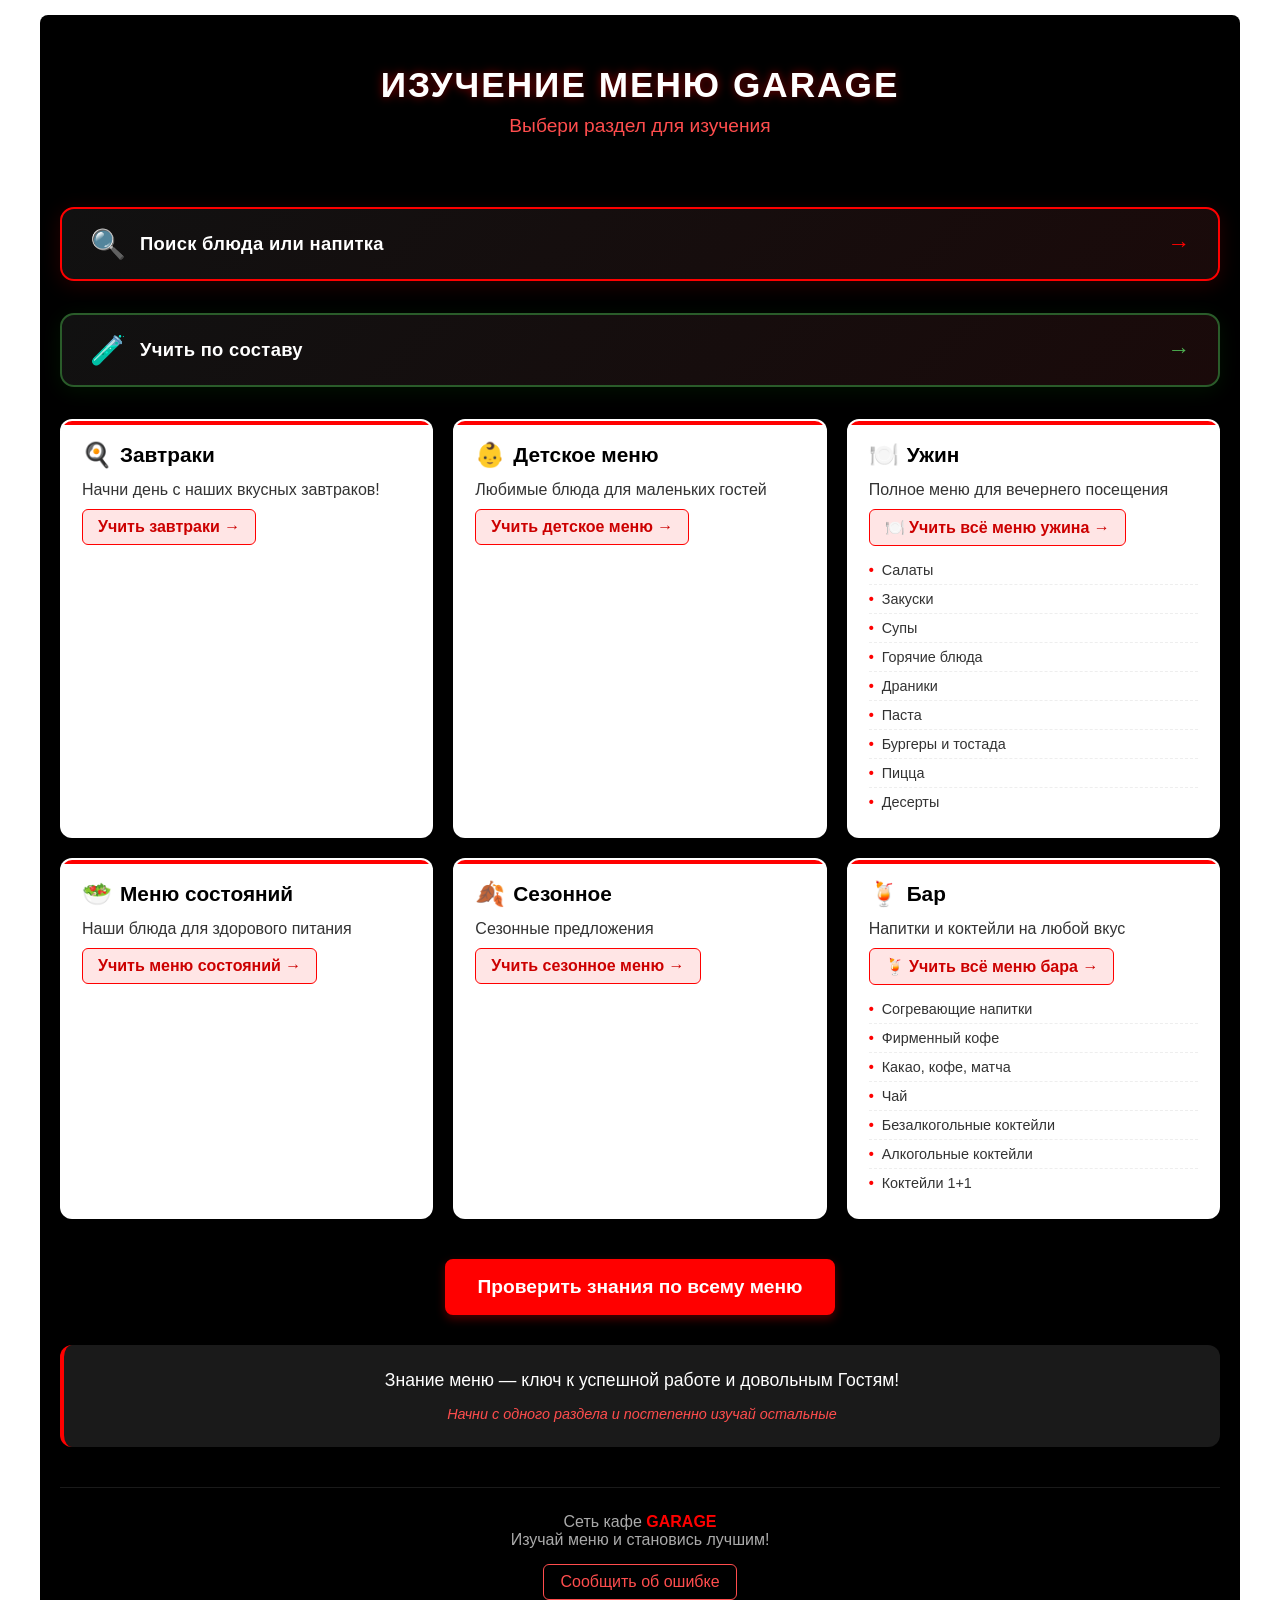
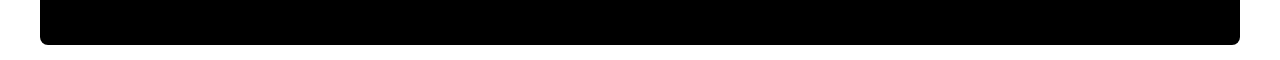
<file: index.html>
<!DOCTYPE html>
<html lang="ru">
<head>
    <meta charset="UTF-8">
    <meta name="viewport" content="width=device-width, initial-scale=1.0">
    <title>Изучение меню | GARAGE</title>
     <link rel="icon" type="image/svg+xml" href="data:image/svg+xml,%3Csvg xmlns='http://www.w3.org/2000/svg' viewBox='0 0 100 100'%3E%3Crect width='100' height='100' fill='%23D32F2F' rx='20'/%3E%3Ctext x='50' y='72' font-size='64' font-family='Arial, sans-serif' font-weight='bold' fill='white' text-anchor='middle'%3EG%3C/text%3E%3C/svg%3E">

    <style>
        * {
            margin: 0;
            padding: 0;
            box-sizing: border-box;
            font-family: 'Arial', sans-serif;
        }

        body {
            background: #ffffff !important;
            padding: 15px;
        }

        .container {
            max-width: 1200px;
            margin: 0 auto;
            background: #000000;
            padding: 20px;
            border-radius: 8px;
        }

        header {
            text-align: center;
            padding: 30px 0 20px;
            margin-bottom: 20px;
        }

        h2 {
            font-size: 2.2rem;
            letter-spacing: 2px;
            margin-bottom: 10px;
            text-transform: uppercase;
            color: #fff;
            text-shadow: 0 0 10px rgba(255, 0, 0, 0.5);
        }

        .subtitle {
            font-size: 1.2rem;
            color: #ff4d4d;
            margin-bottom: 30px;
        }

        /* ===== SEARCH BANNER ===== */
        .search-banner {
            display: flex;
            align-items: center;
            justify-content: center;
            gap: 14px;
            background: linear-gradient(135deg, #111 0%, #1a0a0a 100%);
            border: 2px solid #ff0000;
            border-radius: 14px;
            padding: 18px 28px;
            margin-bottom: 32px;
            text-decoration: none;
            cursor: pointer;
            transition: all 0.25s ease;
            box-shadow: 0 4px 20px rgba(255, 0, 0, 0.15);
            position: relative;
            overflow: hidden;
        }

        .search-banner::before {
            content: '';
            position: absolute;
            inset: 0;
            background: rgba(255, 0, 0, 0.06);
            opacity: 0;
            transition: opacity 0.25s;
        }

        .search-banner:hover {
            transform: translateY(-2px);
            box-shadow: 0 8px 28px rgba(255, 0, 0, 0.3);
            border-color: #ff3333;
        }

        .search-banner:hover::before { opacity: 1; }

        .search-banner-icon {
            font-size: 1.8rem;
            flex-shrink: 0;
        }

        .search-banner-text {
            flex: 1;
        }

        .search-banner-title {
            color: #fff;
            font-size: 1.15rem;
            font-weight: bold;
            letter-spacing: 0.3px;
        }

        .search-banner-sub {
            color: #888;
            font-size: 0.82rem;
            margin-top: 3px;
        }

        .search-banner-arrow {
            color: #ff0000;
            font-size: 1.4rem;
            flex-shrink: 0;
            transition: transform 0.2s;
        }

        .search-banner:hover .search-banner-arrow {
            transform: translateX(4px);
        }

        @media (max-width: 600px) {
            .search-banner {
                padding: 11px 14px;
                gap: 10px;
                margin-bottom: 14px;
                border-radius: 12px;
            }
            .search-banner-icon { font-size: 1.3rem; }
            .search-banner-title { font-size: 0.92rem; }
            .search-banner-sub { font-size: 0.72rem; margin-top: 1px; }
            .search-banner-arrow { font-size: 1rem; }
        }

        /* ===== CATEGORIES GRID (как в index(12).html) ===== */
        .categories-grid {
            display: grid;
            grid-template-columns: repeat(auto-fill, minmax(280px, 1fr));
            gap: 20px;
            margin-bottom: 40px;
        }

        .category-card {
            background: white;
            border-radius: 12px;
            padding: 20px;
            box-shadow: 0 8px 15px rgba(0, 0, 0, 0.3);
            transition: all 0.3s ease;
            color: #333;
            border: 2px solid transparent;
            position: relative;
            overflow: hidden;
            cursor: pointer;
        }

        .category-card::before {
            content: '';
            position: absolute;
            top: 0;
            left: 0;
            width: 100%;
            height: 4px;
            background: #ff0000;
        }

        .category-card:hover {
            transform: translateY(-5px);
            box-shadow: 0 12px 20px rgba(255, 0, 0, 0.2);
            border-color: #ff0000;
        }

        .category-title {
            font-size: 1.3rem;
            margin-bottom: 12px;
            color: #000;
            display: flex;
            align-items: center;
        }

        .category-title .icon {
            margin-right: 8px;
            font-size: 1.5rem;
        }

        .subcategory-list {
            list-style-type: none;
            margin-top: 10px;
        }

        .subcategory-item {
            padding: 6px 0;
            border-bottom: 1px dashed #eee;
            display: flex;
            align-items: center;
            font-size: 0.9rem;
        }

        .subcategory-item:last-child { border-bottom: none; }

        .subcategory-item::before {
            content: "•";
            color: #ff0000;
            font-weight: bold;
            margin-right: 8px;
        }

        .subcategory-link {
            color: inherit;
            text-decoration: none;
            display: inline-block;
            width: 100%;
        }

        .subcategory-link:hover {
            color: #cc0000;
            text-decoration: underline;
        }

        .link-active {
            display: inline-block;
            color: #cc0000;
            text-decoration: none;
            font-weight: bold;
            transition: all 0.2s;
            padding: 8px 15px;
            border-radius: 6px;
            background: rgba(255, 0, 0, 0.1);
            margin-top: 10px;
            border: 1px solid #ff0000;
        }

        .link-active:hover {
            background: rgba(255, 0, 0, 0.2);
            text-decoration: none;
            transform: scale(1.05);
        }

        .test-button-container {
            text-align: center;
            margin: 30px 0;
        }

        .test-button {
            display: inline-block;
            background: #ff0000;
            color: white;
            font-size: 1.2rem;
            font-weight: bold;
            padding: 15px 30px;
            border-radius: 8px;
            text-decoration: none;
            transition: all 0.3s ease;
            box-shadow: 0 4px 10px rgba(255, 0, 0, 0.3);
            border: 2px solid #ff0000;
        }

        .test-button:hover {
            background: #cc0000;
            transform: translateY(-3px);
        }

        .motivation-section {
            background: rgba(255, 255, 255, 0.1);
            border-radius: 12px;
            padding: 25px;
            text-align: center;
            margin-top: 30px;
            border-left: 4px solid #ff0000;
        }

        .motivation-text {
            font-size: 1.1rem;
            margin-bottom: 15px;
            color: #fff;
        }

        .tip-text {
            font-size: 0.9rem;
            color: #ff4d4d;
            font-style: italic;
        }

        footer {
            text-align: center;
            padding: 25px 0;
            margin-top: 40px;
            border-top: 1px solid rgba(255, 255, 255, 0.1);
            color: #aaa;
        }

        .logo { color: #ff0000; font-weight: bold; }

        /* Медиа-запрос для мобильных устройств */
        @media (max-width: 768px) {
            .container { padding: 15px; }
            
            /* Уменьшаем заголовок в 2 раза (2.2rem → 1.1rem) */
            h2 {
                font-size: 1.1rem;
                margin-bottom: 5px;
            }
            /* Подзаголовок тоже уменьшаем в 2 раза (1.2rem → 0.6rem) */
            .subtitle {
                font-size: 0.6rem;
                margin-bottom: 12px; /* уменьшаем отступ перед баннерами */
            }
            
            .categories-grid {
                grid-template-columns: 1fr;
            }
            .category-title { font-size: 1.6rem; }
            .subcategory-item { font-size: 1.1rem; }
        }
    </style>
</head>
<body>
<div class="container">
    <header>
        <h2>Изучение меню GARAGE</h2>
        <p class="subtitle">Выбери раздел для изучения</p>
    </header>

    <!-- SEARCH BANNER -->
    <a href="search.html" class="search-banner">
        <span class="search-banner-icon">🔍</span>
        <span class="search-banner-text">
            <span class="search-banner-title">Поиск блюда или напитка</span>
        </span>
        <span class="search-banner-arrow">→</span>
    </a>

    <!-- INGREDIENTS BANNER -->
    <a href="ingredients.html" class="search-banner" style="border-color:#2a5c2a; box-shadow:0 4px 20px rgba(0,180,0,0.1);">
        <span class="search-banner-icon">🧪</span>
        <span class="search-banner-text">
            <span class="search-banner-title">Учить по составу</span>
        </span>
        <span class="search-banner-arrow" style="color:#4caf50;">→</span>
    </a>

    <div class="categories-grid">
        <!-- Завтраки -->
        <div class="category-card">
            <h3 class="category-title"><span class="icon">🍳</span> Завтраки</h3>
            <p>Начни день с наших вкусных завтраков!</p>
            <a href="flashcards/flashcards.html?section=zavtrak" class="link-active">Учить завтраки →</a>
        </div>

        <!-- Детское меню -->
        <div class="category-card">
            <h3 class="category-title"><span class="icon">👶</span> Детское меню</h3>
            <p>Любимые блюда для маленьких гостей</p>
            <a href="flashcards/flashcards.html?section=Detskoe" class="link-active">Учить детское меню →</a>
        </div>

        <!-- Ужин -->
        <div class="category-card">
            <h3 class="category-title"><span class="icon">🍽️</span> Ужин</h3>
            <p>Полное меню для вечернего посещения</p>
            <a href="flashcards/flashcards.html?group=dinner" class="link-active">🍽️ Учить всё меню ужина →</a>
            <ul class="subcategory-list">
                <li class="subcategory-item"><a href="flashcards/flashcards.html?section=Salaty" class="subcategory-link">Салаты</a></li>
                <li class="subcategory-item"><a href="flashcards/flashcards.html?section=Zacuski" class="subcategory-link">Закуски</a></li>
                <li class="subcategory-item"><a href="flashcards/flashcards.html?section=Supy" class="subcategory-link">Супы</a></li>
                <li class="subcategory-item"><a href="flashcards/flashcards.html?section=Gor_bluda" class="subcategory-link">Горячие блюда</a></li>
                <li class="subcategory-item"><a href="flashcards/flashcards.html?section=Draniki" class="subcategory-link">Драники</a></li>
                <li class="subcategory-item"><a href="flashcards/flashcards.html?section=Pasta" class="subcategory-link">Паста</a></li>
                <li class="subcategory-item"><a href="flashcards/flashcards.html?section=Burgery_tostada" class="subcategory-link">Бургеры и тостада</a></li>
                <li class="subcategory-item"><a href="flashcards/flashcards.html?section=Pizza" class="subcategory-link">Пицца</a></li>
                <li class="subcategory-item"><a href="flashcards/flashcards.html?section=Deserty" class="subcategory-link">Десерты</a></li>
            </ul>
        </div>

        <!-- 103.BY -->
        <div class="category-card">
            <h3 class="category-title"><span class="icon">🥗</span> Меню состояний</h3>
            <p>Наши блюда для здорового питания</p>
            <a href="flashcards/flashcards.html?section=103BY" class="link-active">Учить меню состояний →</a>
        </div>

        <!-- Сезонное -->
        <div class="category-card">
            <h3 class="category-title"><span class="icon">🍂</span> Сезонное</h3>
            <p>Сезонные предложения</p>
             <a href="flashcards/flashcards.html?section=sezonnoe" class="link-active">Учить сезонное меню →</a>
        </div>

        <!-- Бар -->
        <div class="category-card">
            <h3 class="category-title"><span class="icon">🍹</span> Бар</h3>
            <p>Напитки и коктейли на любой вкус</p>
            <a href="flashcards/flashcards.html?group=bar" class="link-active">🍹 Учить всё меню бара →</a>
            <ul class="subcategory-list">
                <li class="subcategory-item"><a href="flashcards/flashcards.html?section=Sogr_napitki" class="subcategory-link">Согревающие напитки</a></li>
                <li class="subcategory-item"><a href="flashcards/flashcards.html?section=Firm_kofe" class="subcategory-link">Фирменный кофе</a></li>
                <li class="subcategory-item"><a href="flashcards/flashcards.html?section=Kakao_kofe_matcha" class="subcategory-link">Какао, кофе, матча</a></li>
                <li class="subcategory-item"><a href="flashcards/flashcards.html?section=Chaj" class="subcategory-link">Чай</a></li>
                <li class="subcategory-item"><a href="flashcards/flashcards.html?section=Bezalco" class="subcategory-link">Безалкогольные коктейли</a></li>
        
                <li class="subcategory-item"><a href="flashcards/flashcards.html?section=alco" class="subcategory-link">Алкогольные коктейли</a></li>
                <li class="subcategory-item"><a href="flashcards/flashcards.html?section=Alco_1 1" class="subcategory-link">Коктейли 1+1</a></li>
            </ul>
        </div>
    </div>

    <div class="test-button-container">
        <a href="flashcards/flashcards.html?all=true" class="test-button">Проверить знания по всему меню</a>
    </div>

    <div class="motivation-section">
        <p class="motivation-text">Знание меню — ключ к успешной работе и довольным Гостям!</p>
        <p class="tip-text">Начни с одного раздела и постепенно изучай остальные</p>
    </div>

    <footer>
        <p>Сеть кафе <span class="logo">GARAGE</span></p>
        <p>Изучай меню и становись лучшим!</p>
        <p style="margin-top: 15px;">
            <a href="http://213.184.251.78:7767/user/profile.php?id=4"
               target="_blank"
               style="color: #ff4d4d; text-decoration: none; border: 1px solid #ff4d4d; padding: 8px 16px; border-radius: 6px; display: inline-block; transition: all 0.3s;">
               Сообщить об ошибке
            </a>
        </p>
    </footer>
</div>
</body>
</html>
</file>
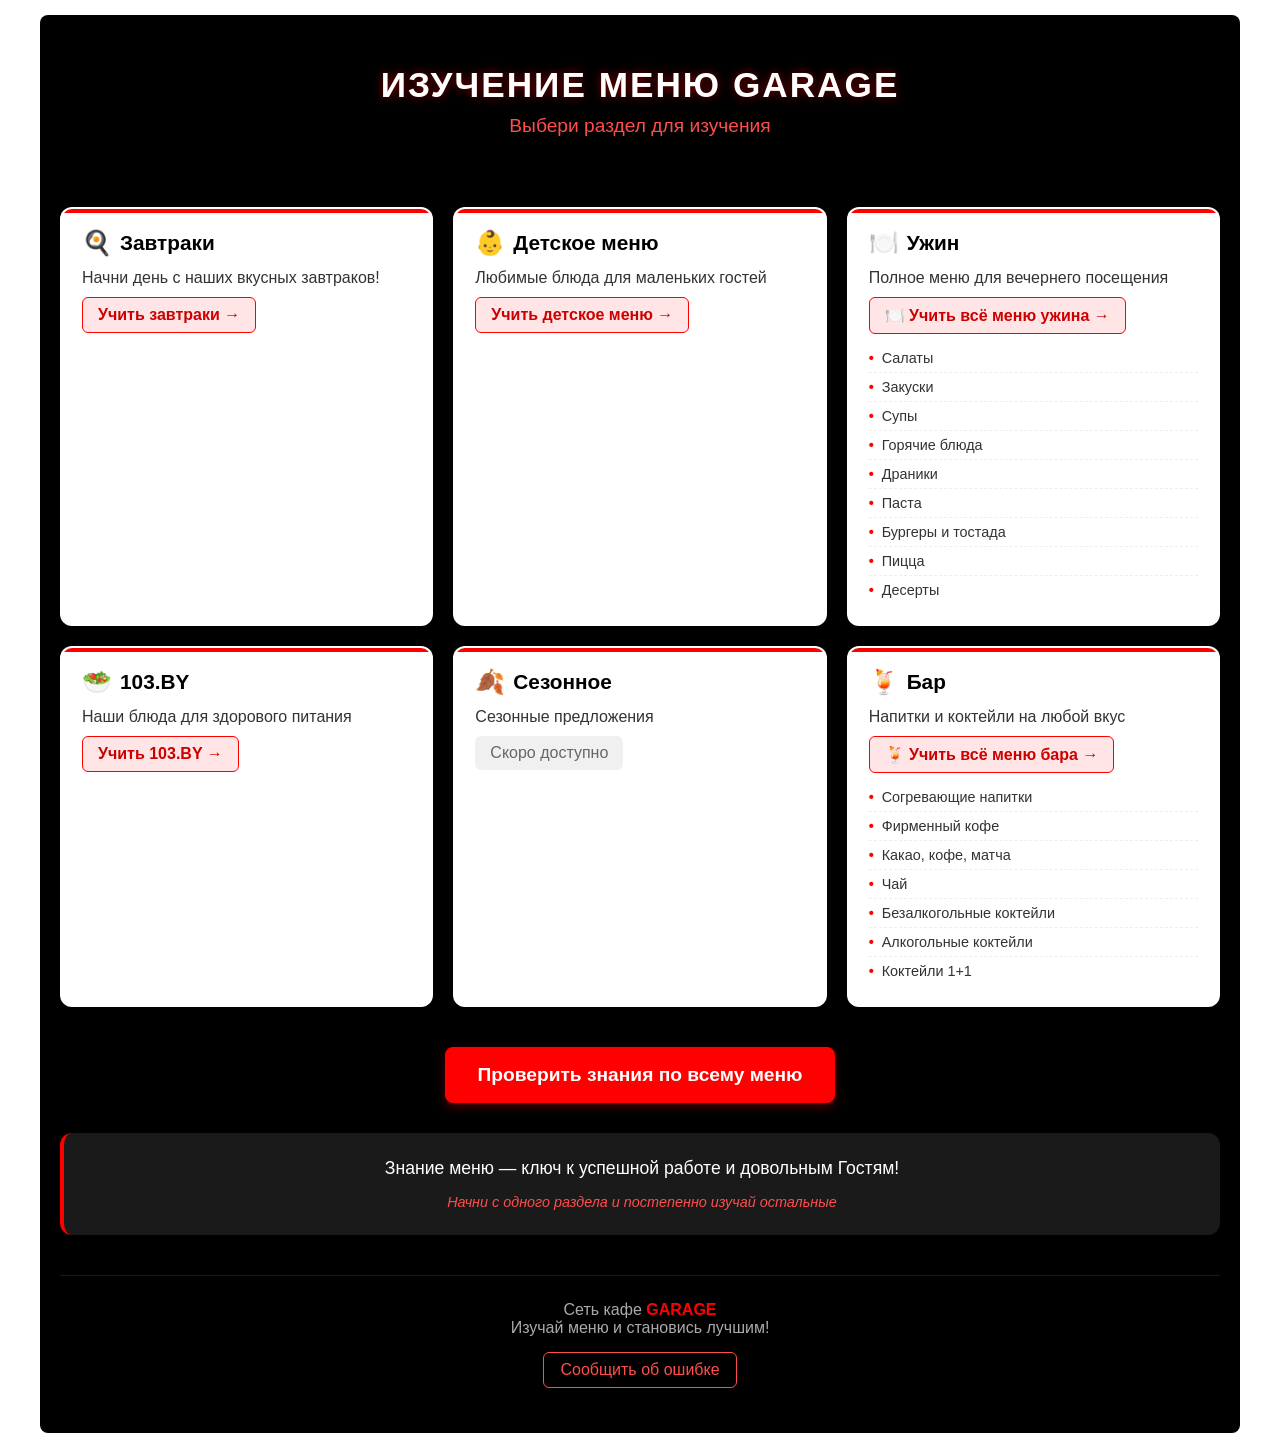
<file: menu.html>
<!DOCTYPE html>
<html lang="ru">
<head>
    <meta charset="UTF-8">
    <meta name="viewport" content="width=device-width, initial-scale=1.0">
    <title>Изучение меню | GARAGE</title>
    <style>
        * {
            margin: 0;
            padding: 0;
            box-sizing: border-box;
            font-family: 'Arial', sans-serif;
        }
        
        body {
            background: #ffffff !important;
            padding: 15px;
        }
        
        .container {
            max-width: 1200px;
            margin: 0 auto;
            background: #000000;
            padding: 20px;
            border-radius: 8px;
        }
        
        header {
            text-align: center;
            padding: 30px 0 20px;
            margin-bottom: 20px;
        }
        
        h2 {
            font-size: 2.2rem;
            letter-spacing: 2px;
            margin-bottom: 10px;
            text-transform: uppercase;
            color: #fff;
            text-shadow: 0 0 10px rgba(255, 0, 0, 0.5);
        }
        
        .subtitle {
            font-size: 1.2rem;
            color: #ff4d4d;
            margin-bottom: 30px;
        }
        
        .categories-grid {
            display: grid;
            grid-template-columns: repeat(auto-fill, minmax(280px, 1fr));
            gap: 20px;
            margin-bottom: 40px;
        }
        
        .category-card {
            background: white;
            border-radius: 12px;
            padding: 20px;
            box-shadow: 0 8px 15px rgba(0, 0, 0, 0.3);
            transition: all 0.3s ease;
            color: #333;
            border: 2px solid transparent;
            position: relative;
            overflow: hidden;
            cursor: pointer;
        }
        
        .category-card::before {
            content: '';
            position: absolute;
            top: 0;
            left: 0;
            width: 100%;
            height: 4px;
            background: #ff0000;
        }
        
        .category-card:hover {
            transform: translateY(-5px);
            box-shadow: 0 12px 20px rgba(255, 0, 0, 0.2);
            border-color: #ff0000;
        }
        
        .category-title {
            font-size: 1.3rem;
            margin-bottom: 12px;
            color: #000;
            display: flex;
            align-items: center;
        }
        
        .category-title .icon {
            margin-right: 8px;
            font-size: 1.5rem;
        }
        
        .subcategory-list {
            list-style-type: none;
            margin-top: 10px;
        }
        
        .subcategory-item {
            padding: 6px 0;
            border-bottom: 1px dashed #eee;
            display: flex;
            align-items: center;
            font-size: 0.9rem;
        }
        
        .subcategory-item:last-child {
            border-bottom: none;
        }
        
        .subcategory-item::before {
            content: "•";
            color: #ff0000;
            font-weight: bold;
            margin-right: 8px;
        }
        
        .subcategory-link {
            color: inherit;
            text-decoration: none;
            display: inline-block;
            width: 100%;
        }
        
        .subcategory-link:hover {
            color: #cc0000;
            text-decoration: underline;
        }
        
        .link-active {
            display: inline-block;
            color: #cc0000;
            text-decoration: none;
            font-weight: bold;
            transition: all 0.2s;
            padding: 8px 15px;
            border-radius: 6px;
            background: rgba(255, 0, 0, 0.1);
            margin-top: 10px;
            border: 1px solid #ff0000;
        }
        
        .link-active:hover {
            background: rgba(255, 0, 0, 0.2);
            text-decoration: none;
            transform: scale(1.05);
        }
        
        .test-button-container {
            text-align: center;
            margin: 30px 0;
        }
        
        .test-button {
            display: inline-block;
            background: #ff0000;
            color: white;
            font-size: 1.2rem;
            font-weight: bold;
            padding: 15px 30px;
            border-radius: 8px;
            text-decoration: none;
            transition: all 0.3s ease;
            box-shadow: 0 4px 10px rgba(255, 0, 0, 0.3);
            border: 2px solid #ff0000;
        }
        
        .test-button:hover {
            background: #cc0000;
            transform: translateY(-3px);
        }
        
        .motivation-section {
            background: rgba(255, 255, 255, 0.1);
            border-radius: 12px;
            padding: 25px;
            text-align: center;
            margin-top: 30px;
            border-left: 4px solid #ff0000;
        }
        
        .motivation-text {
            font-size: 1.1rem;
            margin-bottom: 15px;
            color: #fff;
        }
        
        .tip-text {
            font-size: 0.9rem;
            color: #ff4d4d;
            font-style: italic;
        }
        
        footer {
            text-align: center;
            padding: 25px 0;
            margin-top: 40px;
            border-top: 1px solid rgba(255, 255, 255, 0.1);
            color: #aaa;
        }
        
        .logo {
            color: #ff0000;
            font-weight: bold;
        }
        
        @media (max-width: 768px) {
            .container {
                padding: 15px;
            }
            .categories-grid {
                grid-template-columns: 1fr;
            }
            .category-title {
                font-size: 1.6rem;
            }
            .subcategory-item {
                font-size: 1.1rem;
            }
        }
    </style>
</head>
<body>
<div class="container">
    <header>
        <h2>Изучение меню GARAGE</h2>
        <p class="subtitle">Выбери раздел для изучения</p>
    </header>

    <div class="categories-grid">
        <!-- Завтраки -->
        <div class="category-card">
            <h3 class="category-title"><span class="icon">🍳</span> Завтраки</h3>
            <p>Начни день с наших вкусных завтраков!</p>
            <a href="flashcards/flashcards.html?section=zavtrak" class="link-active">Учить завтраки →</a>
        </div>

        <!-- Детское меню -->
        <div class="category-card">
            <h3 class="category-title"><span class="icon">👶</span> Детское меню</h3>
            <p>Любимые блюда для маленьких гостей</p>
            <a href="flashcards/flashcards.html?section=Detskoe" class="link-active">Учить детское меню →</a>
        </div>

        <!-- Ужин (подразделы + полное изучение) -->
        <div class="category-card">
            <h3 class="category-title"><span class="icon">🍽️</span> Ужин</h3>
            <p>Полное меню для вечернего посещения</p>
            <a href="flashcards/flashcards.html?group=dinner" class="link-active">🍽️ Учить всё меню ужина →</a>
            <ul class="subcategory-list">
                <li class="subcategory-item"><a href="flashcards/flashcards.html?section=Salaty" class="subcategory-link">Салаты</a></li>
                <li class="subcategory-item"><a href="flashcards/flashcards.html?section=Zacuski" class="subcategory-link">Закуски</a></li>
                <li class="subcategory-item"><a href="flashcards/flashcards.html?section=Supy" class="subcategory-link">Супы</a></li>
                <li class="subcategory-item"><a href="flashcards/flashcards.html?section=Gor_bluda" class="subcategory-link">Горячие блюда</a></li>
                <li class="subcategory-item"><a href="flashcards/flashcards.html?section=Draniki" class="subcategory-link">Драники</a></li>
                <li class="subcategory-item"><a href="flashcards/flashcards.html?section=Pasta" class="subcategory-link">Паста</a></li>
                <li class="subcategory-item"><a href="flashcards/flashcards.html?section=Burgery_tostada" class="subcategory-link">Бургеры и тостада</a></li>
                <li class="subcategory-item"><a href="flashcards/flashcards.html?section=Pizza" class="subcategory-link">Пицца</a></li>
                <li class="subcategory-item"><a href="flashcards/flashcards.html?section=Deserty" class="subcategory-link">Десерты</a></li>
            </ul>
        </div>

        <!-- 103.BY -->
        <div class="category-card">
            <h3 class="category-title"><span class="icon">🥗</span> 103.BY</h3>
            <p>Наши блюда для здорового питания</p>
            <a href="flashcards/flashcards.html?section=103BY" class="link-active">Учить 103.BY →</a>
        </div>

        <!-- Сезонное (пока заглушка) -->
        <div class="category-card">
            <h3 class="category-title"><span class="icon">🍂</span> Сезонное</h3>
            <p>Сезонные предложения</p>
            <span class="link-inactive" style="display:inline-block; color:#666; background:#f0f0f0; padding:8px 15px; border-radius:6px; margin-top:10px;">Скоро доступно</span>
        </div>

        <!-- Бар (подразделы + полное изучение) -->
        <div class="category-card">
            <h3 class="category-title"><span class="icon">🍹</span> Бар</h3>
            <p>Напитки и коктейли на любой вкус</p>
            <a href="flashcards/flashcards.html?group=bar" class="link-active">🍹 Учить всё меню бара →</a>
            <ul class="subcategory-list">
                <li class="subcategory-item"><a href="flashcards/flashcards.html?section=Sogr_napitki" class="subcategory-link">Согревающие напитки</a></li>
                <li class="subcategory-item"><a href="flashcards/flashcards.html?section=Firm_kofe" class="subcategory-link">Фирменный кофе</a></li>
                <li class="subcategory-item"><a href="flashcards/flashcards.html?section=Kakao_kofe_matcha" class="subcategory-link">Какао, кофе, матча</a></li>
                <li class="subcategory-item"><a href="flashcards/flashcards.html?section=Chaj" class="subcategory-link">Чай</a></li>
                <li class="subcategory-item"><a href="flashcards/flashcards.html?section=Bezalco" class="subcategory-link">Безалкогольные коктейли</a></li>
                <li class="subcategory-item"><a href="flashcards/flashcards.html?section=alco" class="subcategory-link">Алкогольные коктейли</a></li>
                <li class="subcategory-item"><a href="flashcards/flashcards.html?section=Alco_1+1" class="subcategory-link">Коктейли 1+1</a></li>
            </ul>
        </div>
    </div>

    <div class="test-button-container">
        <a href="flashcards/flashcards.html?all=true" class="test-button">Проверить знания по всему меню</a>
    </div>

    <div class="motivation-section">
        <p class="motivation-text">Знание меню — ключ к успешной работе и довольным Гостям!</p>
        <p class="tip-text">Начни с одного раздела и постепенно изучай остальные</p>
    </div>

    <footer>
        <p>Сеть кафе <span class="logo">GARAGE</span></p>
        <p>Изучай меню и становись лучшим!</p>
        <p style="margin-top: 15px;">
            <a href="http://213.184.251.78:7767/user/profile.php?id=4" 
               target="_blank" 
               style="color: #ff4d4d; text-decoration: none; border: 1px solid #ff4d4d; padding: 8px 16px; border-radius: 6px; display: inline-block; transition: all 0.3s;">
               Сообщить об ошибке
            </a>
        </p>
    </footer>
</div>
</body>
</html>
</file>
